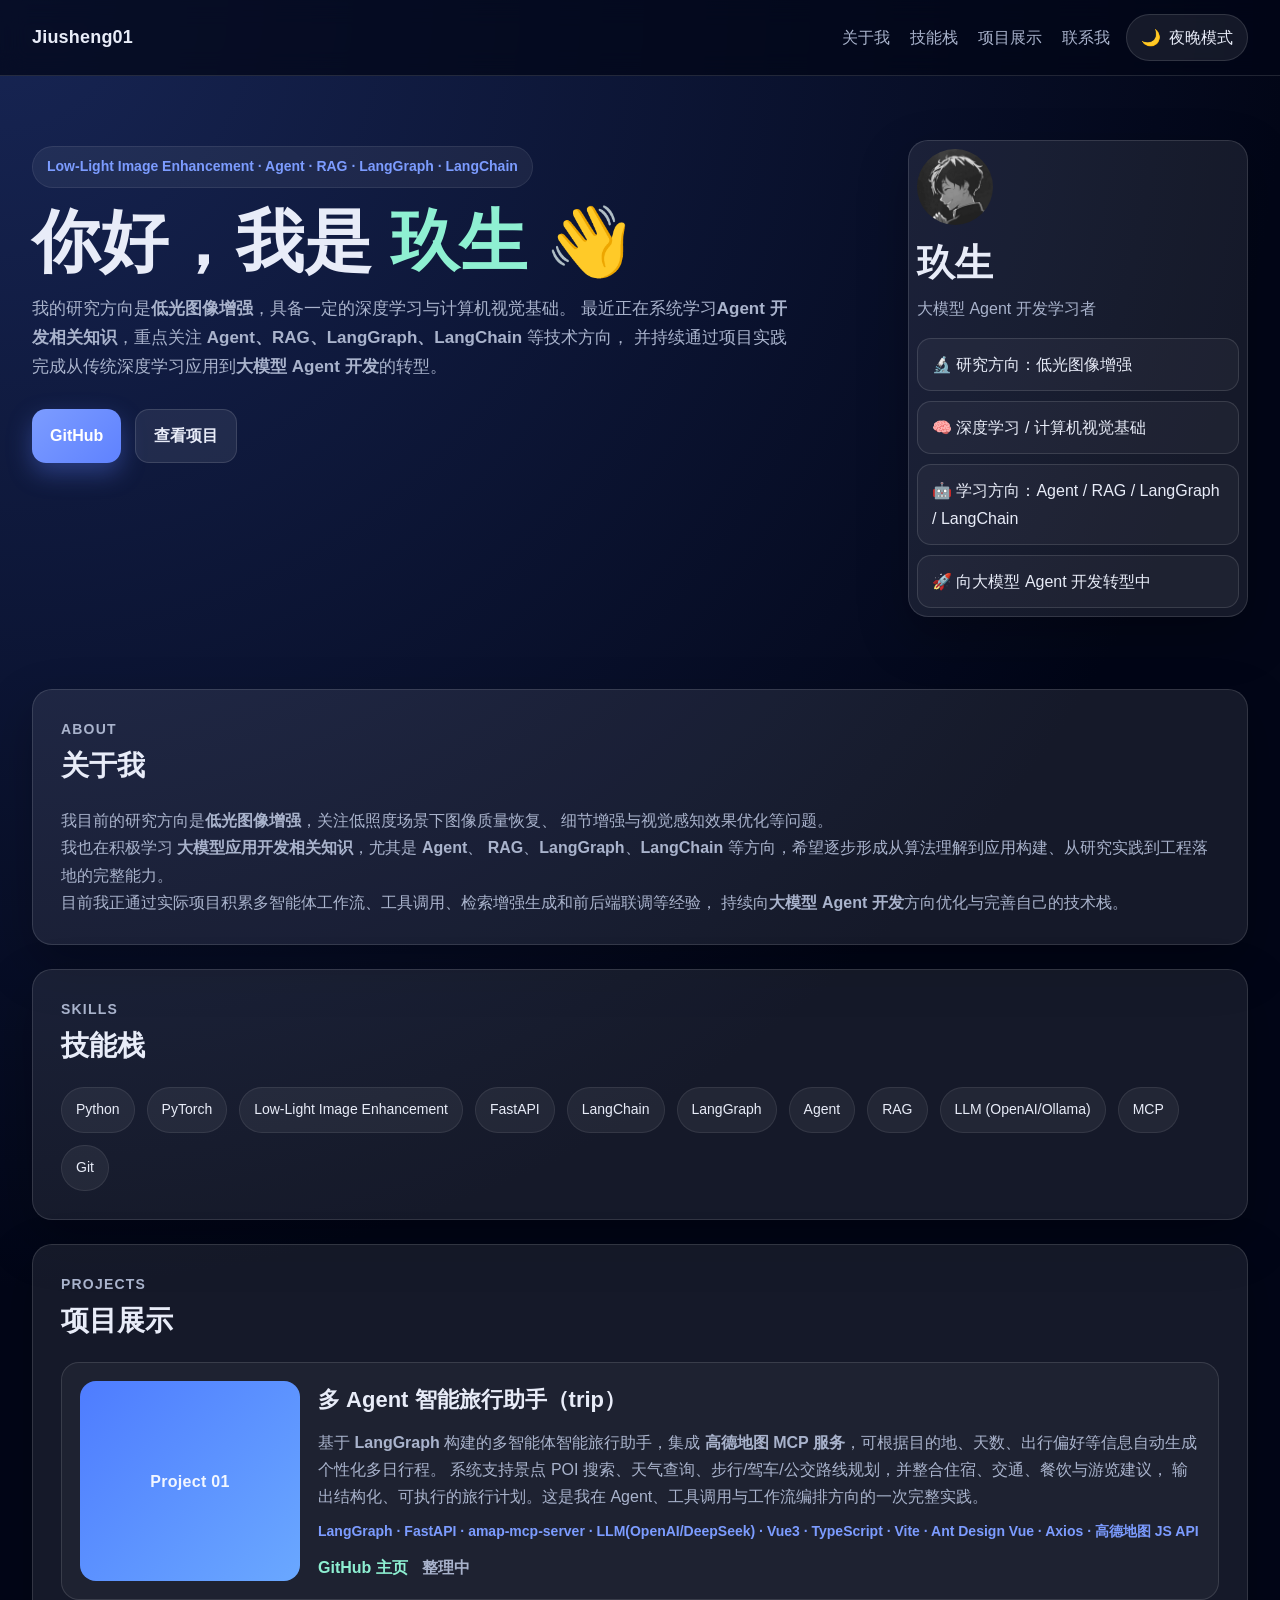
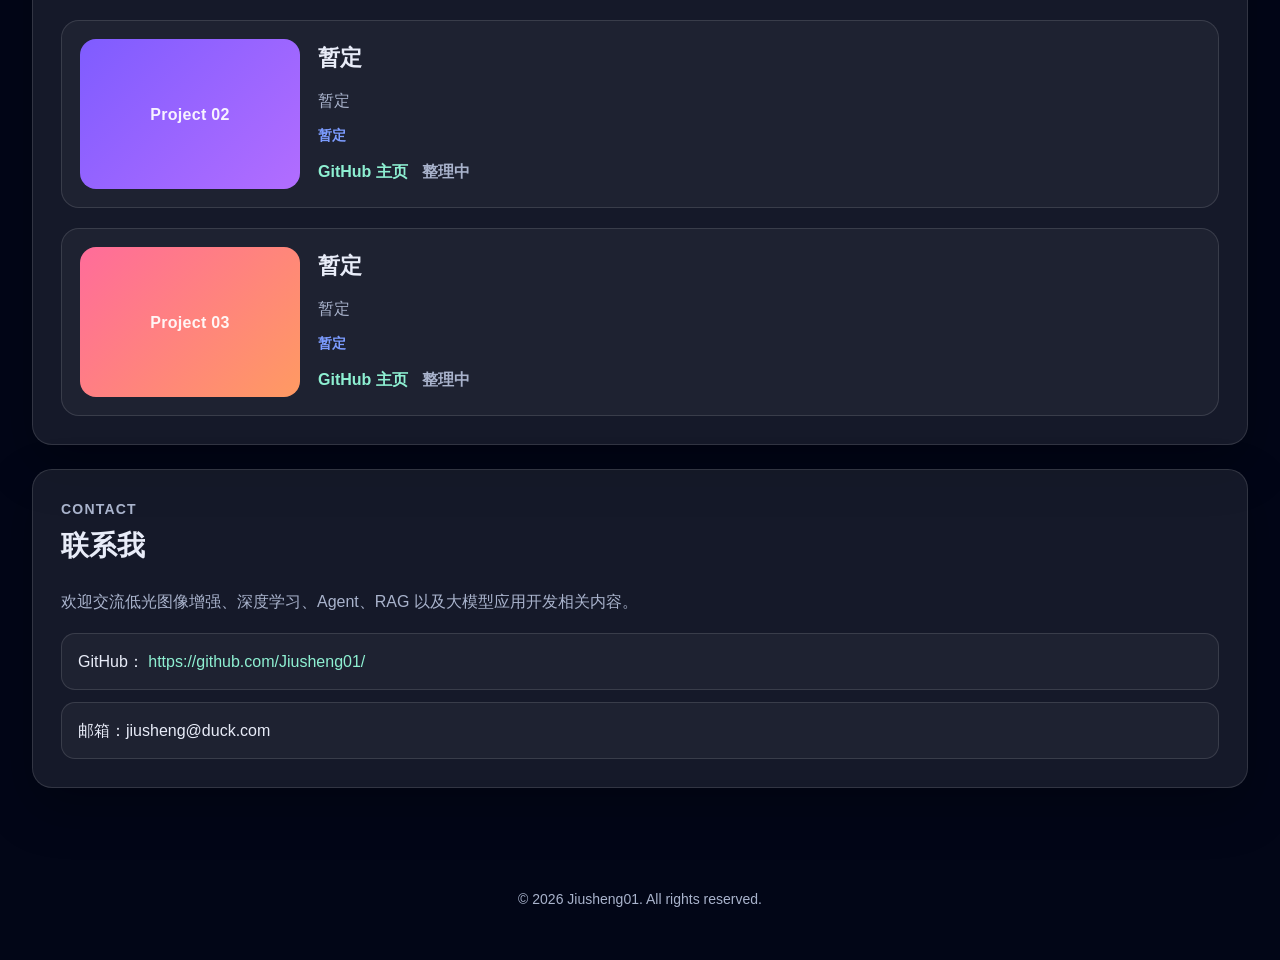
<file: index.html>
<!DOCTYPE html>
<html lang="zh-CN" data-theme="dark">
  <head>
    <meta charset="UTF-8" />
    <meta name="viewport" content="width=device-width, initial-scale=1.0" />
    <title>个人主页 | Jiusheng01</title>
    <meta
      name="description"
      content="玖生的个人主页：研究方向为低光图像增强，正在学习 Agent、RAG、LangGraph、LangChain，并向大模型 Agent 开发方向转型。"
    />
    <link rel="stylesheet" href="./style.css" />
  </head>
  <body>
    <!-- Navbar -->
    <header class="navbar">
      <div class="container nav-inner">
        <a class="brand" href="#top">Jiusheng01</a>

        <div class="nav-right">
          <nav class="nav-links">
            <a href="#about">关于我</a>
            <a href="#skills">技能栈</a>
            <a href="#projects">项目展示</a>
            <a href="#contact">联系我</a>
          </nav>

          <button
            id="themeToggle"
            class="theme-toggle"
            type="button"
            aria-label="切换主题"
          >
            <span id="themeIcon">🌙</span>
            <span id="themeText">夜晚模式</span>
          </button>
        </div>
      </div>
    </header>

    <main id="top">
      <!-- Hero -->
      <section class="hero reveal">
        <div class="container hero-grid">
          <div class="hero-text">
            <p class="badge">Low-Light Image Enhancement · Agent · RAG · LangGraph · LangChain</p>
            <h1>你好，我是 <span>玖生</span> 👋</h1>
            <p class="hero-description">
              我的研究方向是<strong>低光图像增强</strong>，具备一定的深度学习与计算机视觉基础。
              最近正在系统学习<strong>Agent 开发相关知识</strong>，重点关注
              <strong>Agent、RAG、LangGraph、LangChain</strong> 等技术方向，
              并持续通过项目实践完成从传统深度学习应用到<strong>大模型 Agent 开发</strong>的转型。
            </p>

            <div class="hero-buttons">
              <a
                class="btn primary"
                href="https://github.com/Jiusheng01/"
                target="_blank"
                rel="noopener noreferrer"
              >
                GitHub
              </a>
              <a class="btn secondary" href="#projects">查看项目</a>
            </div>
          </div>

          <aside class="hero-card profile-card">
            <img class="avatar" src="./images/1.jpg" alt="玖生的头像" />
            <h2>玖生</h2>
            <p>大模型 Agent 开发学习者</p>
            <ul class="profile-meta">
              <li>🔬 研究方向：低光图像增强</li>
              <li>🧠 深度学习 / 计算机视觉基础</li>
              <li>🤖 学习方向：Agent / RAG / LangGraph / LangChain</li>
              <li>🚀 向大模型 Agent 开发转型中</li>
            </ul>
          </aside>
        </div>
      </section>

      <div class="container">
        <!-- About -->
        <section id="about" class="card reveal">
          <div class="section-header">
            <p class="section-kicker">About</p>
            <h2>关于我</h2>
          </div>
          <p>
            我目前的研究方向是<strong>低光图像增强</strong>，关注低照度场景下图像质量恢复、
            细节增强与视觉感知效果优化等问题。
          </p>
          <p>
            我也在积极学习
            <strong>大模型应用开发相关知识</strong>，尤其是 <strong>Agent</strong>、
            <strong>RAG</strong>、<strong>LangGraph</strong>、<strong>LangChain</strong>
            等方向，希望逐步形成从算法理解到应用构建、从研究实践到工程落地的完整能力。
          </p>
          <p>
            目前我正通过实际项目积累多智能体工作流、工具调用、检索增强生成和前后端联调等经验，
            持续向<strong>大模型 Agent 开发</strong>方向优化与完善自己的技术栈。
          </p>
        </section>

        <!-- Skills -->
        <section id="skills" class="card reveal">
          <div class="section-header">
            <p class="section-kicker">Skills</p>
            <h2>技能栈</h2>
          </div>
          <div class="tags">
            <span>Python</span>
            <span>PyTorch</span>
            <span>Low-Light Image Enhancement</span>
            <span>FastAPI</span>
            <span>LangChain</span>
            <span>LangGraph</span>
            <span>Agent</span>
            <span>RAG</span>
            <span>LLM (OpenAI/Ollama)</span>
            <span>MCP</span>
            <span>Git</span>
          </div>
        </section>

        <!-- Projects -->
        <section id="projects" class="card reveal">
          <div class="section-header">
            <p class="section-kicker">Projects</p>
            <h2>项目展示</h2>
          </div>

          <div class="project-grid">
            <!-- Project 1 -->
            <article class="project-item">
              <div class="project-image placeholder blue">
                <span>Project 01</span>
              </div>
              <div class="project-body">
                <h3>多 Agent 智能旅行助手（trip）</h3>
                <p>
                  基于 <strong>LangGraph</strong> 构建的多智能体智能旅行助手，集成
                  <strong>高德地图 MCP 服务</strong>，可根据目的地、天数、出行偏好等信息自动生成个性化多日行程。
                  系统支持景点 POI 搜索、天气查询、步行/驾车/公交路线规划，并整合住宿、交通、餐饮与游览建议，
                  输出结构化、可执行的旅行计划。这是我在 Agent、工具调用与工作流编排方向的一次完整实践。
                </p>
                <p class="project-tech">
                  LangGraph · FastAPI · amap-mcp-server · LLM(OpenAI/DeepSeek) ·
                  Vue3 · TypeScript · Vite · Ant Design Vue · Axios · 高德地图 JS API
                </p>
                <div class="project-links">
                  <a
                    href="https://github.com/Jiusheng01/trip"
                    target="_blank"
                    rel="noopener noreferrer"
                  >
                    GitHub 主页
                  </a>
                  <a href="#" class="disabled-link">整理中</a>
                </div>
              </div>
            </article>

            <!-- Project 2 -->
            <article class="project-item">
              <div class="project-image placeholder purple">
                <span>Project 02</span>
              </div>
              <div class="project-body">
                <h3>暂定</h3>
                <p>
                  暂定
                </p>
                <p class="project-tech">
                  暂定
                </p>
                <div class="project-links">
                  <a
                    href="https://github.com/Jiusheng01/"
                    target="_blank"
                    rel="noopener noreferrer"
                  >
                    GitHub 主页
                  </a>
                  <a href="#" class="disabled-link">整理中</a>
                </div>
              </div>
            </article>

            <!-- Project 3 -->
            <article class="project-item">
              <div class="project-image placeholder pink">
                <span>Project 03</span>
              </div>
              <div class="project-body">
                <h3>暂定</h3>
                <p>
                  暂定
                </p>
                <p class="project-tech">
                  暂定
                </p>
                <div class="project-links">
                  <a
                    href="https://github.com/Jiusheng01/"
                    target="_blank"
                    rel="noopener noreferrer"
                  >
                    GitHub 主页
                  </a>
                  <a href="#" class="disabled-link">整理中</a>
                </div>
              </div>
            </article>
          </div>
        </section>

        <!-- Contact -->
        <section id="contact" class="card reveal">
          <div class="section-header">
            <p class="section-kicker">Contact</p>
            <h2>联系我</h2>
          </div>
          <p>
            欢迎交流低光图像增强、深度学习、Agent、RAG 以及大模型应用开发相关内容。
          </p>
          <ul class="contact-list">
            <li>
              GitHub：
              <a
                href="https://github.com/Jiusheng01/"
                target="_blank"
                rel="noopener noreferrer"
              >
                https://github.com/Jiusheng01/
              </a>
            </li>
            <li>邮箱：jiusheng@duck.com</li>
          </ul>
        </section>
      </div>
    </main>

    <footer>
      <div class="container">
        © <span id="year"></span> Jiusheng01. All rights reserved.
      </div>
    </footer>

    <script>
      // 年份
      document.getElementById("year").textContent = new Date().getFullYear();

      // 主题切换
      const root = document.documentElement;
      const themeToggle = document.getElementById("themeToggle");
      const themeIcon = document.getElementById("themeIcon");
      const themeText = document.getElementById("themeText");

      const savedTheme = localStorage.getItem("theme");
      if (savedTheme) {
        root.setAttribute("data-theme", savedTheme);
      }

      function updateThemeButton() {
        const isDark = root.getAttribute("data-theme") === "dark";
        themeIcon.textContent = isDark ? "🌙" : "☀️";
        themeText.textContent = isDark ? "夜晚模式" : "白天模式";
      }

      updateThemeButton();

      themeToggle.addEventListener("click", () => {
        const current = root.getAttribute("data-theme");
        const next = current === "dark" ? "light" : "dark";
        root.setAttribute("data-theme", next);
        localStorage.setItem("theme", next);
        updateThemeButton();
      });

      // 滚动显现
      const reveals = document.querySelectorAll(".reveal");
      const observer = new IntersectionObserver(
        (entries) => {
          entries.forEach((entry) => {
            if (entry.isIntersecting) {
              entry.target.classList.add("visible");
              observer.unobserve(entry.target);
            }
          });
        },
        { threshold: 0.14 }
      );

      reveals.forEach((el) => observer.observe(el));
    </script>
  </body>
</html>
</file>
<file: style.css>
:root {
  --bg: #f8fafc;
  --bg-gradient-1: #dbeafe;
  --bg-gradient-2: #f8fafc;
  --bg-soft: #e2e8f0;
  --card: rgba(255, 255, 255, 0.82);
  --card-border: rgba(15, 23, 42, 0.08);
  --text: #0f172a;
  --text-muted: #475569;
  --primary: #2563eb;
  --primary-strong: #1d4ed8;
  --secondary: #0f766e;
  --shadow: 0 20px 50px rgba(15, 23, 42, 0.08);
  --radius: 20px;
  --max-width: 1280px;
  --nav-bg: rgba(248, 250, 252, 0.8);
  --tag-bg: rgba(37, 99, 235, 0.08);
  --tag-border: rgba(37, 99, 235, 0.14);
  --item-bg: rgba(255, 255, 255, 0.78);
}

[data-theme="dark"] {
  --bg: #020617;
  --bg-gradient-1: #172554;
  --bg-gradient-2: #020617;
  --bg-soft: #121936;
  --card: rgba(255, 255, 255, 0.08);
  --card-border: rgba(255, 255, 255, 0.12);
  --text: #e8ecf8;
  --text-muted: #a9b3cc;
  --primary: #7c9cff;
  --primary-strong: #5f82ff;
  --secondary: #8ef0d2;
  --shadow: 0 20px 50px rgba(0, 0, 0, 0.25);
  --nav-bg: rgba(2, 6, 23, 0.72);
  --tag-bg: rgba(255, 255, 255, 0.06);
  --tag-border: rgba(255, 255, 255, 0.08);
  --item-bg: rgba(255, 255, 255, 0.04);
}

* {
  box-sizing: border-box;
}

html {
  scroll-behavior: smooth;
}

body {
  margin: 0;
  font-family: -apple-system, BlinkMacSystemFont, "Segoe UI", Roboto,
    "PingFang SC", "Hiragino Sans GB", "Microsoft YaHei", sans-serif;
  color: var(--text);
  background: radial-gradient(
      circle at top left,
      var(--bg-gradient-1),
      var(--bg-gradient-2) 45%
    ),
    linear-gradient(180deg, var(--bg) 0%, var(--bg) 100%);
  line-height: 1.7;
  transition: background 0.3s ease, color 0.3s ease;
}

a {
  color: inherit;
  text-decoration: none;
}

img {
  max-width: 100%;
  display: block;
}

button {
  font: inherit;
}

.container {
  width: min(var(--max-width), calc(100% - 64px));
  margin: 0 auto;
}

/* ===== Navbar ===== */
.navbar {
  position: sticky;
  top: 0;
  z-index: 100;
  backdrop-filter: blur(12px);
  background: var(--nav-bg);
  border-bottom: 1px solid var(--card-border);
}

.nav-inner {
  display: flex;
  justify-content: space-between;
  align-items: center;
  gap: 16px;
  padding: 14px 0;
}

.brand {
  font-size: 18px;
  font-weight: 700;
  letter-spacing: 0.2px;
}

.nav-right {
  display: flex;
  align-items: center;
  gap: 16px;
  flex-wrap: wrap;
}

.nav-links {
  display: flex;
  gap: 20px;
  flex-wrap: wrap;
}

.nav-links a {
  color: var(--text-muted);
  transition: color 0.25s ease;
}

.nav-links a:hover {
  color: var(--text);
}

.theme-toggle {
  display: inline-flex;
  align-items: center;
  gap: 8px;
  padding: 9px 14px;
  border-radius: 999px;
  border: 1px solid var(--card-border);
  background: var(--card);
  color: var(--text);
  cursor: pointer;
  transition: all 0.25s ease;
}

.theme-toggle:hover {
  transform: translateY(-1px);
}

/* ===== Hero（左上主视觉布局） ===== */
.hero {
  padding: 28px 0 48px;
}

.hero-grid {
  display: grid;
  grid-template-columns: minmax(620px, 780px) 340px;
  justify-content: space-between;
  align-items: start;
  gap: 40px;
}

.hero-text {
  justify-self: start;
  align-self: start;
  padding-top: 6px;
}

.badge {
  display: inline-flex;
  align-items: center;
  gap: 8px;
  margin: 0 0 16px;
  padding: 8px 14px;
  border-radius: 999px;
  background: var(--tag-bg);
  border: 1px solid var(--tag-border);
  color: var(--primary);
  font-size: 14px;
  font-weight: 600;
}

h1 {
  margin: 0 0 16px;
  font-size: clamp(42px, 6vw, 68px);
  line-height: 1.1;
}

h1 span {
  color: var(--secondary);
}

.hero-description {
  margin: 0;
  max-width: 760px;
  color: var(--text-muted);
  font-size: 17px;
}

.hero-buttons {
  display: flex;
  gap: 14px;
  margin-top: 28px;
  flex-wrap: wrap;
}

.btn {
  display: inline-flex;
  align-items: center;
  justify-content: center;
  padding: 12px 18px;
  border-radius: 14px;
  font-weight: 600;
  transition: transform 0.2s ease, background 0.25s ease,
    border-color 0.25s ease, box-shadow 0.25s ease;
}

.btn:hover {
  transform: translateY(-2px);
}

.btn.primary {
  background: linear-gradient(135deg, var(--primary), var(--primary-strong));
  color: #fff;
  box-shadow: 0 10px 24px rgba(37, 99, 235, 0.28);
}

[data-theme="dark"] .btn.primary {
  box-shadow: 0 10px 24px rgba(95, 130, 255, 0.35);
}

.btn.secondary {
  border: 1px solid var(--card-border);
  background: var(--card);
  color: var(--text);
}

.hero-card,
.card {
  background: var(--card);
  border: 1px solid var(--card-border);
  border-radius: var(--radius);
  box-shadow: var(--shadow);
  transition: background 0.3s ease, border-color 0.3s ease;
}

.hero-card {
  width: 100%;
  max-width: 360px;
  padding: 24px;
  justify-self: end;
}

.profile-card {
  padding: 8px;
}

.avatar {
  width: 76px;
  height: 76px;
  border-radius: 50%;
  background: linear-gradient(135deg, #dbeafe, #bfdbfe);
  color: #1d4ed8;
  display: flex;
  align-items: center;
  justify-content: center;
  font-size: 34px;
  font-weight: 700;
  margin-bottom: 16px;
}

[data-theme="dark"] .avatar {
  background: linear-gradient(135deg, #cfe3ff, #aecbff);
  color: #1d4ed8;
}

.profile-card h2 {
  margin: 0 0 8px;
  font-size: 38px;
  line-height: 1.2;
}

.profile-card p {
  margin: 0 0 16px;
  color: var(--text-muted);
}

.profile-meta {
  list-style: none;
  padding: 0;
  margin: 0;
  display: grid;
  gap: 10px;
}

.profile-meta li {
  padding: 12px 14px;
  border-radius: 14px;
  background: var(--item-bg);
  color: var(--text);
  border: 1px solid var(--card-border);
}

/* ===== Main ===== */
main {
  padding: 12px 0 72px;
}

section {
  margin-top: 24px;
}

.card {
  padding: 28px;
}

.section-header {
  margin-bottom: 18px;
}

.section-kicker {
  margin: 0 0 6px;
  color: var(--secondary);
  font-size: 14px;
  font-weight: 700;
  text-transform: uppercase;
  letter-spacing: 1.2px;
}

h2 {
  margin: 0;
  font-size: 28px;
}

.card p {
  color: var(--text-muted);
  margin: 0;
}

.tags {
  display: flex;
  flex-wrap: wrap;
  gap: 12px;
}

.tags span {
  padding: 10px 14px;
  border-radius: 999px;
  background: var(--tag-bg);
  border: 1px solid var(--tag-border);
  color: var(--text);
  font-size: 14px;
}

.project-grid {
  display: grid;
  gap: 20px;
}

.project-item {
  display: grid;
  grid-template-columns: 220px 1fr;
  gap: 18px;
  align-items: stretch;
  padding: 18px;
  border-radius: 18px;
  background: var(--item-bg);
  border: 1px solid var(--card-border);
  transition: transform 0.25s ease, border-color 0.25s ease,
    box-shadow 0.25s ease;
}

.project-item:hover {
  transform: translateY(-4px);
  border-color: var(--primary);
  box-shadow: 0 18px 36px rgba(0, 0, 0, 0.08);
}

[data-theme="dark"] .project-item:hover {
  box-shadow: 0 18px 36px rgba(0, 0, 0, 0.18);
}

.project-image {
  min-height: 150px;
  border-radius: 16px;
  display: flex;
  align-items: center;
  justify-content: center;
  font-weight: 700;
  color: rgba(255, 255, 255, 0.92);
  letter-spacing: 0.3px;
}

.placeholder.blue {
  background: linear-gradient(135deg, #4e7cff, #6aa8ff);
}

.placeholder.purple {
  background: linear-gradient(135deg, #7f5cff, #b26dff);
}

.placeholder.pink {
  background: linear-gradient(135deg, #ff6c9a, #ff9a62);
}

.project-body h3 {
  margin: 0 0 10px;
  font-size: 22px;
}

.project-body p {
  margin: 0 0 10px;
}

.project-tech {
  color: var(--primary) !important;
  font-size: 14px;
  font-weight: 600;
}

.project-links {
  display: flex;
  gap: 14px;
  flex-wrap: wrap;
  margin-top: 8px;
}

.project-links a {
  color: var(--secondary);
  font-weight: 600;
}

.project-links a:hover {
  opacity: 0.86;
}

.disabled-link {
  color: var(--text-muted) !important;
  cursor: default;
  pointer-events: none;
}

.contact-list {
  list-style: none;
  padding: 0;
  margin: 18px 0 0;
  display: grid;
  gap: 12px;
}

.contact-list li {
  padding: 14px 16px;
  border-radius: 14px;
  background: var(--item-bg);
  color: var(--text);
  border: 1px solid var(--card-border);
}

.contact-list a {
  color: var(--secondary);
  word-break: break-all;
}

footer {
  padding: 28px 0 48px;
  color: var(--text-muted);
  text-align: center;
  font-size: 14px;
}

/* ===== reveal ===== */
.reveal {
  opacity: 0;
  transform: translateY(24px);
  transition: opacity 0.7s ease, transform 0.7s ease;
}

.reveal.visible {
  opacity: 1;
  transform: translateY(0);
}

/* ===== responsive ===== */
@media (max-width: 1100px) {
  .hero-grid {
    grid-template-columns: minmax(0, 1fr) 320px;
    gap: 24px;
  }

  h1 {
    font-size: clamp(36px, 5.6vw, 56px);
  }

  .profile-card h2 {
    font-size: 32px;
  }
}

@media (max-width: 900px) {
  .hero-grid,
  .project-item {
    grid-template-columns: 1fr;
  }

  .hero {
    padding-top: 22px;
  }

  .hero-card {
    justify-self: start;
    max-width: 100%;
  }

  .project-image {
    min-height: 180px;
  }
}

@media (max-width: 640px) {
  .container {
    width: min(100%, calc(100% - 32px));
  }

  .nav-inner {
    flex-direction: column;
    align-items: stretch;
  }

  .nav-right {
    flex-direction: column;
    align-items: stretch;
  }

  .nav-links {
    justify-content: center;
  }

  .theme-toggle {
    justify-content: center;
  }

  .card,
  .hero-card {
    padding: 20px;
  }

  h2 {
    font-size: 24px;
  }

  .hero-description {
    font-size: 16px;
  }

  .project-body h3 {
    font-size: 20px;
  }
}
</file>
